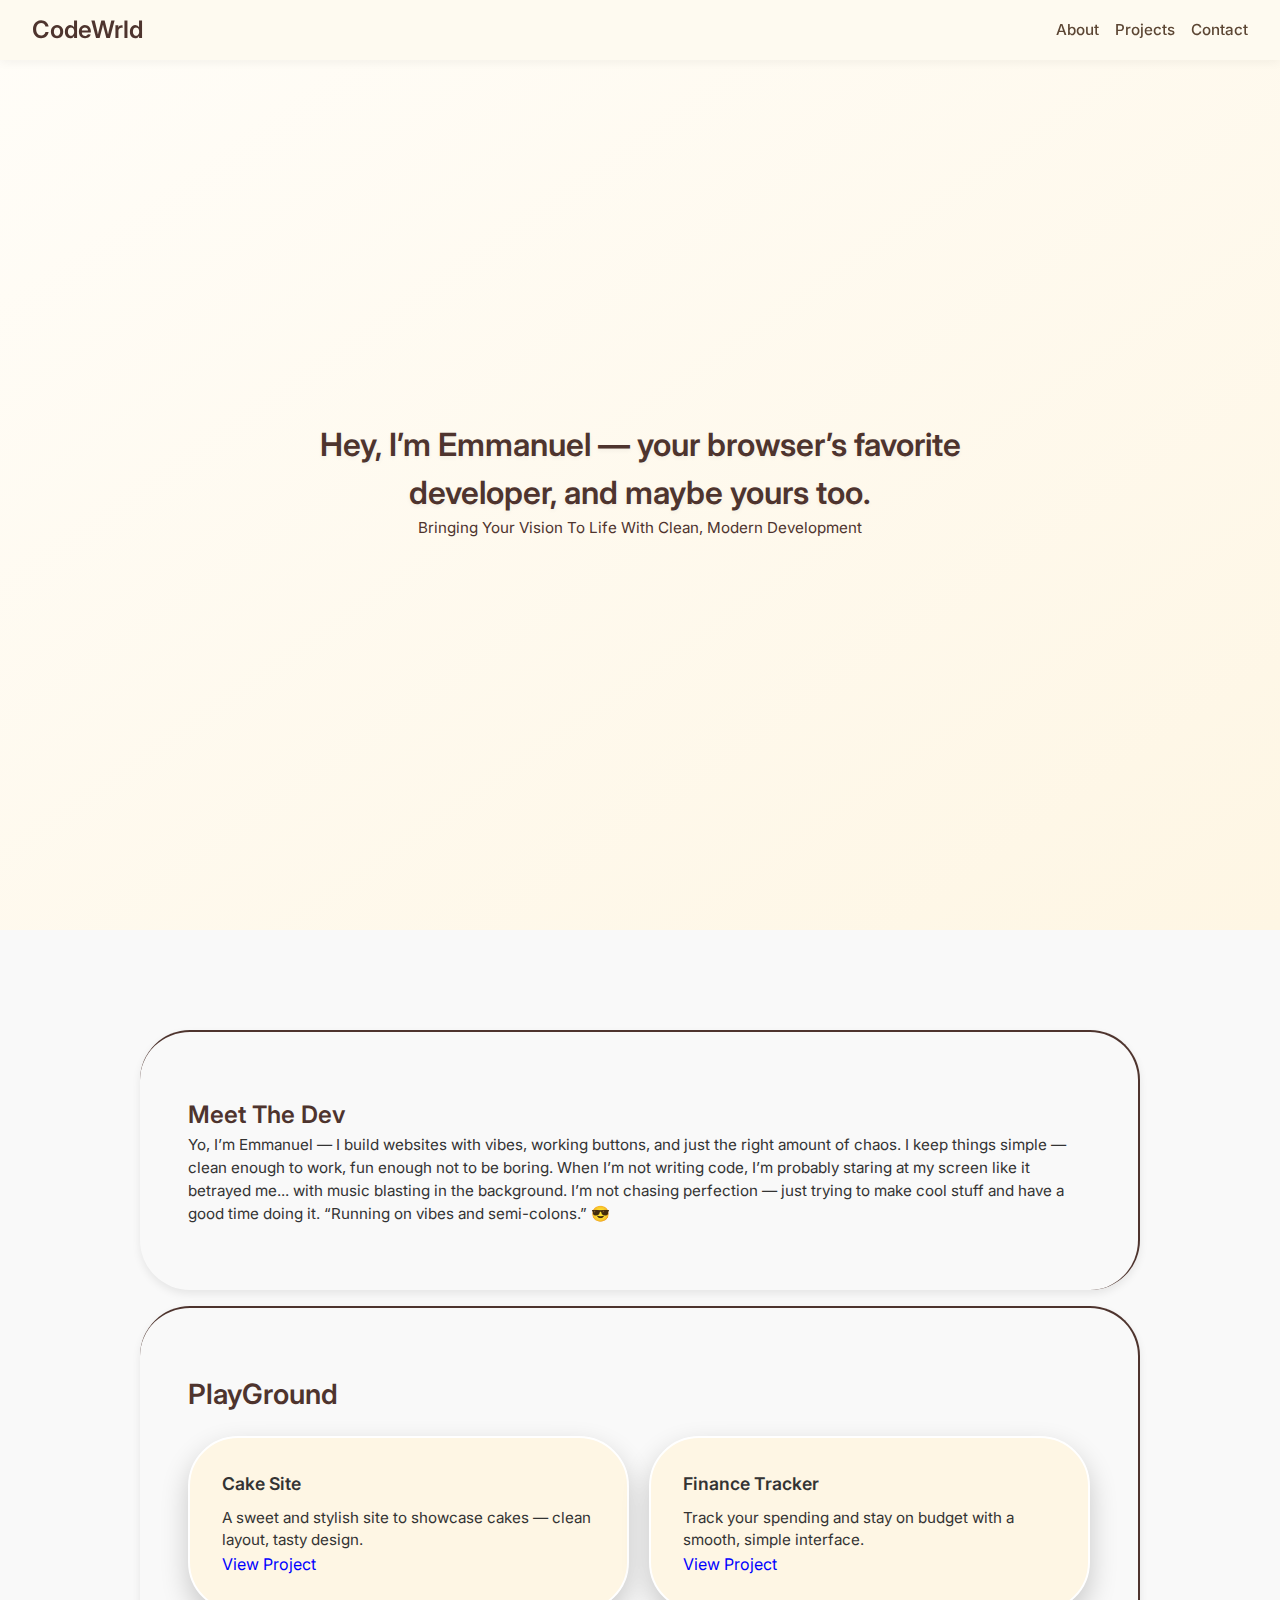
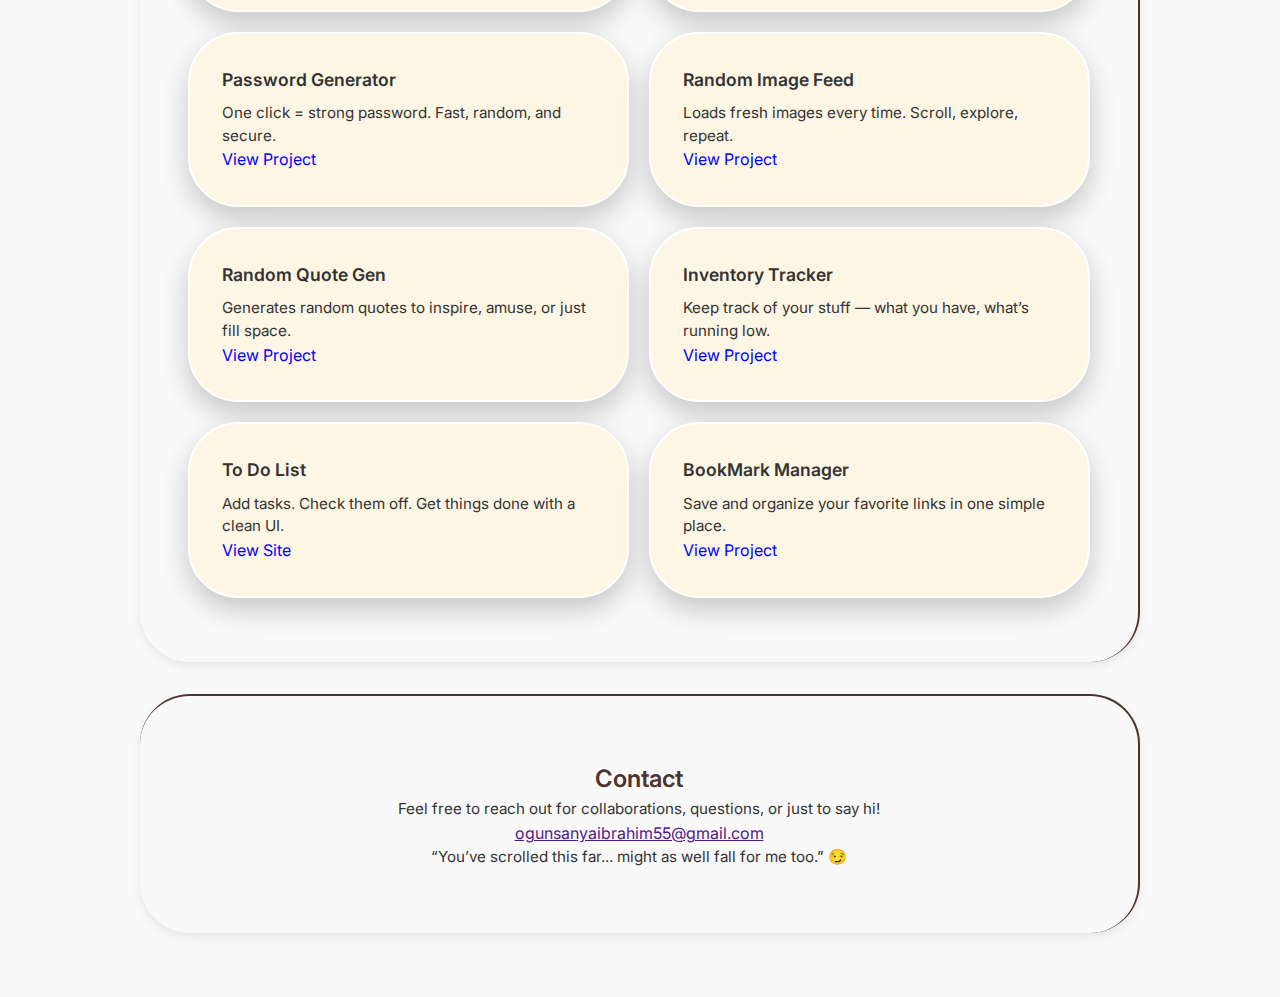
<file: Index.html>
<!DOCTYPE html>
<html lang="en">
<head>
    <meta charset="UTF-8" />
    <meta name="viewport" content="width=device-width, initial-scale=1" />
    <title>Document</title>
    <link rel="stylesheet" href="Portfolio.css" />
    <link href="https://fonts.googleapis.com/css2?family=Inter:wght@300;500;700&display=swap" rel="stylesheet" />
</head>
<body>

    <header>
        <h1>CodeWrld</h1>
        <nav>
            <ul>
                <li><a href="#about">About</a></li>
                <li><a href="#projects">Projects</a></li>
                <li><a href="#contact">Contact</a></li>
            </ul>
        </nav>
    </header>

    <section class="banner">
        <h1 class="intro-line" id="introText">
            Hey, I’m Emmanuel — your browser’s favorite developer, and maybe yours too.
        </h1>
        <p>Bringing Your Vision To Life With Clean, Modern Development</p>
    </section>

    <article id="about">
        <h1>Meet The Dev</h1>
        <p>Yo, I’m Emmanuel — I build websites with vibes, working buttons, and just the right amount of chaos.

        I keep things simple — clean enough to work, fun enough not to be boring.

        When I’m not writing code, I’m probably staring at my screen like it betrayed me... with music blasting in the background.

        I’m not chasing perfection — just trying to make cool stuff and have a good time doing it.

        “Running on vibes and semi-colons.” 😎
        </p>
    </article>

    <section id="projects">
        <h1>PlayGround</h1>
        <article id="highlight">
            <h4>Cake Site</h4>
            <p>A sweet and stylish site to showcase cakes — clean layout, tasty design.</p>
            <a href="https://codewrld06.github.io/Cake-site/" target="_blank" rel="noopener noreferrer">View Project</a>
        </article>
        <article id="highlight">
            <h4>Finance Tracker</h4>
            <p>Track your spending and stay on budget with a smooth, simple interface.</p>
            <a href="https://codewrld06.github.io/Finance-tracker/" target="_blank" rel="noopener noreferrer">View Project</a>
        </article>
        <article id="highlight">
            <h4>Password Generator</h4>
            <p>One click = strong password. Fast, random, and secure.</p>
            <a href="https://codewrld06.github.io/password-gen/" target="_blank" rel="noopener noreferrer">View Project</a>
        </article>
        <article id="highlight">
            <h4>Random Image Feed</h4>
            <p>Loads fresh images every time. Scroll, explore, repeat.</p>
            <a href="https://codewrld06.github.io/random-image-feed/" target="_blank" rel="noopener noreferrer">View Project</a>
        </article>
        <article id="highlight">
            <h4>Random Quote Gen</h4>
            <p>Generates random quotes to inspire, amuse, or just fill space.</p>
            <a href="https://codewrld06.github.io/Random-quote-gen/" target="_blank" rel="noopener noreferrer">View Project</a>
        </article>
        <article id="highlight">
            <h4>Inventory Tracker</h4>
            <p>Keep track of your stuff — what you have, what’s running low.</p>
            <a href="https://codewrld06.github.io/Inventory-tracker/" target="_blank" rel="noopener noreferrer">View Project</a>
        </article>
        <article id="highlight">
            <h4>To Do List</h4>
            <p>Add tasks. Check them off. Get things done with a clean UI.</p>
            <a href="https://codewrld06.github.io/todo-list/" target="_blank" rel="noopener noreferrer">View Site</a>
        </article>
        <article id="highlight">
            <h4>BookMark Manager</h4>
            <p>Save and organize your favorite links in one simple place.</p>
            <a href="https://codewrld06.github.io/bookmark-manager/" target="_blank" rel="noopener noreferrer">View Project</a>
        </article>
    </section>

    <section id="contact">
        <h1>Contact</h1>
        <p>Feel free to reach out for collaborations, questions, or just to say hi!</p>
        <a href="">ogunsanyaibrahim55@gmail.com</a>
        <p>“You’ve scrolled this far... might as well fall for me too.” 😏</p>
    </section>

    <script src="Portfolio.js"></script>
</body>
</html>
</file>
<file: Portfolio.css>
* {
  margin: 0;
  padding: 0;
  box-sizing: border-box;
}

body {
  font-family: 'Inter', sans-serif;
  font-size: 16px;
  line-height: 1.6;
  background: #f9f9f9;
  color: #333;
  scroll-behavior: smooth;
  overflow-x: hidden;
}

header {
  width: 100%;
  padding: 1.2rem 2rem;
  background-color: #fefaf0;
  display: flex;
  justify-content: space-between;
  align-items: center;
  position: sticky;
  top: 0;
  z-index: 100;
  box-shadow: 0 2px 10px rgba(0, 0, 0, 0.05);
  height: 60px;
}

h1 {
  font-size: 1.5rem;
  font-weight: 600;
  color: #4e342e;
}

#projects h1 {
  font-size: 1.75rem;
  grid-column: span 2;
  text-align: center;
}

h2, h4 {
  font-size: 1.1rem;
  font-weight: 600;
  margin-bottom: 0.5rem;
}

ul {
  list-style: none;
  display: flex;
  gap: 1rem;
  align-items: center;
}

ul li a {
  text-decoration: none;
  color: #5c4634;
  font-weight: 500;
  font-size: 0.95rem;
  transition: color 0.3s ease;
}

ul li a:hover {
  color: #bfa46f;
}

.banner {
  height: 100vh;
  display: flex;
  align-items: center;
  justify-content: center;
  padding: 0 2rem;
  text-align: center;
  background: linear-gradient(145deg, #fffdf8, #fef6e4);
  color: #4e342e;
  flex-direction: column;
  margin-top: -30px;
}

.intro-line {
  font-size: 2rem;
  line-height: 1.5;
  max-width: 700px;
  transition: opacity 0.5s ease;
  text-shadow: 0 2px 4px rgba(0, 0, 0, 0.05);
}

p {
  font-size: 0.95rem;
  line-height: 1.5;
}

section, article {
  scroll-margin-top: 70px;
  padding-top: 60px;
}

#about {
  padding: 4rem 3rem;
  max-width: 1000px;
  margin: 100px auto 1rem auto;
  font-size: 1rem;
  border-top: 2px solid #4e342e;
  border-right: 2px solid #4e342e;
  border-radius: 50px;
  box-shadow: 0 4px 8px rgba(0, 0, 0, 0.08);
  transition: all 0.4s ease-in-out;
}

#about:hover {
  transform: translateY(-6px);
  box-shadow: 0 10px 20px rgba(0, 0, 0, 0.1);
  background: #fef6e4;
}

#projects {
  padding: 4rem 3rem;
  max-width: 1000px;
  margin: auto;
  font-size: 1rem;
  margin-bottom: 1rem;
  border-top: 2px solid #4e342e;
  border-right: 2px solid #4e342e;
  border-radius: 50px;
  box-shadow: 0 4px 8px rgba(0, 0, 0, 0.08);
  display: grid;
  grid-template-columns: repeat(auto-fit, minmax(300px, 1fr));
  gap: 20px;
}

#projects h1 {
  justify-self: left;
}

#highlight {
  background: #fef6e4;
  padding: 2rem;
  text-align: left;
  border: 2px solid #fff;
  border-radius: 50px;
  box-shadow: 0 12px 28px rgba(0, 0, 0, 0.2);
}

#highlight a {
  color: blue;
  text-decoration: none;
}

#highlight a:hover {
  text-decoration: underline;
}

#contact {
  padding: 4rem 3rem;
  max-width: 1000px;
  margin: 2rem auto 4rem auto;
  font-size: 1rem;
  border-top: 2px solid #4e342e;
  border-right: 2px solid #4e342e;
  border-radius: 50px;
  box-shadow: 0 4px 8px rgba(0, 0, 0, 0.08);
  text-align: center;
}
</file>
